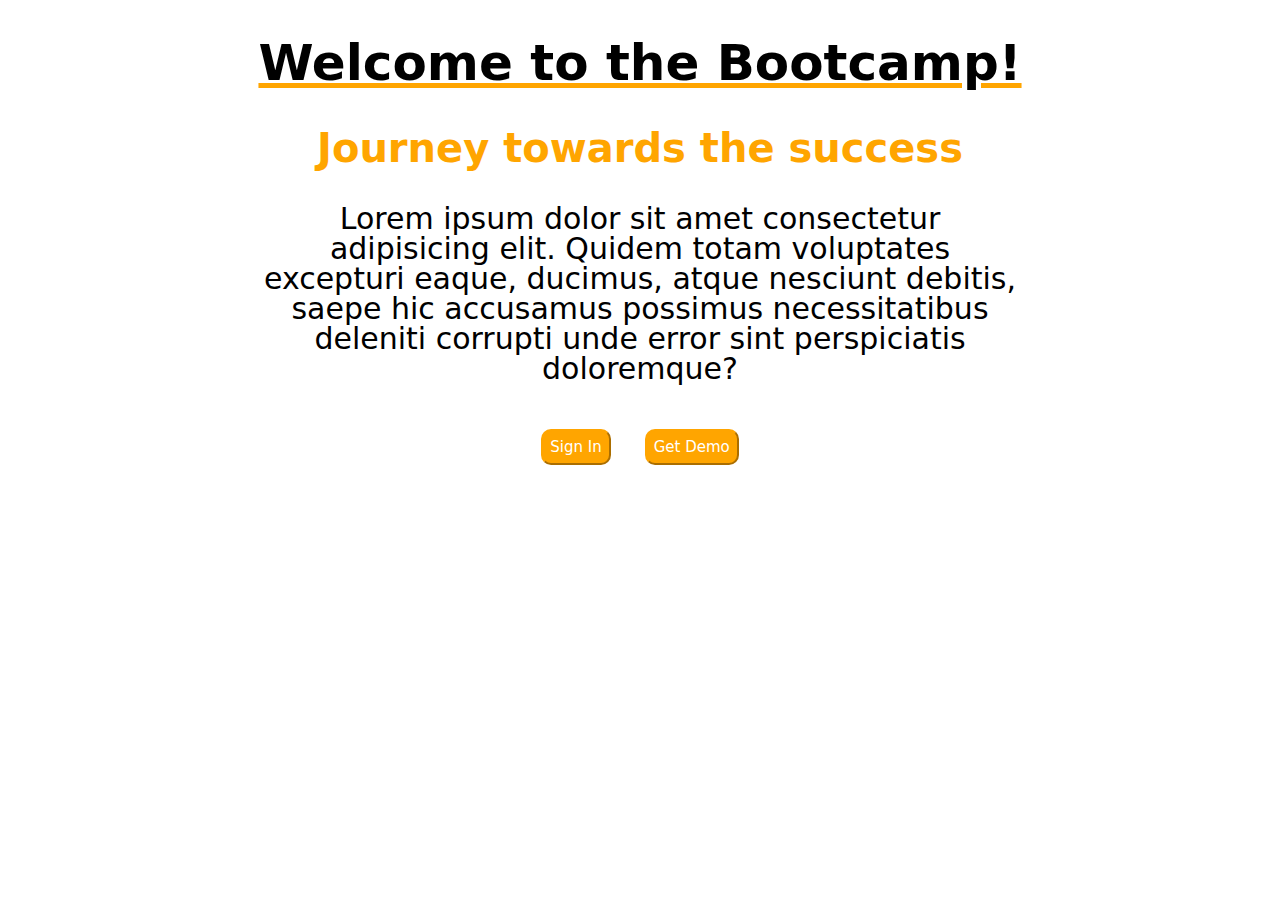
<file: 02-CSS/01/index.html>
<!DOCTYPE html>
<html lang="en">
<head>
    <meta charset="UTF-8">
    <meta name="viewport" content="width=device-width, initial-scale=1.0">
    <title>01</title>
    <link rel="stylesheet" href="style.css">
</head>
<body>
    <h1>Welcome to the Bootcamp!</h1>
    <h2>Journey towards the success</h2>
    <p>Lorem ipsum dolor sit amet consectetur adipisicing elit. Quidem totam voluptates excepturi eaque, ducimus, atque nesciunt debitis, saepe hic accusamus possimus necessitatibus deleniti corrupti unde error sint perspiciatis doloremque?</p>

    <center>
        <button>Sign In</button>
        <button>Get Demo</button>
    </center>
</body>
</html>
</file>
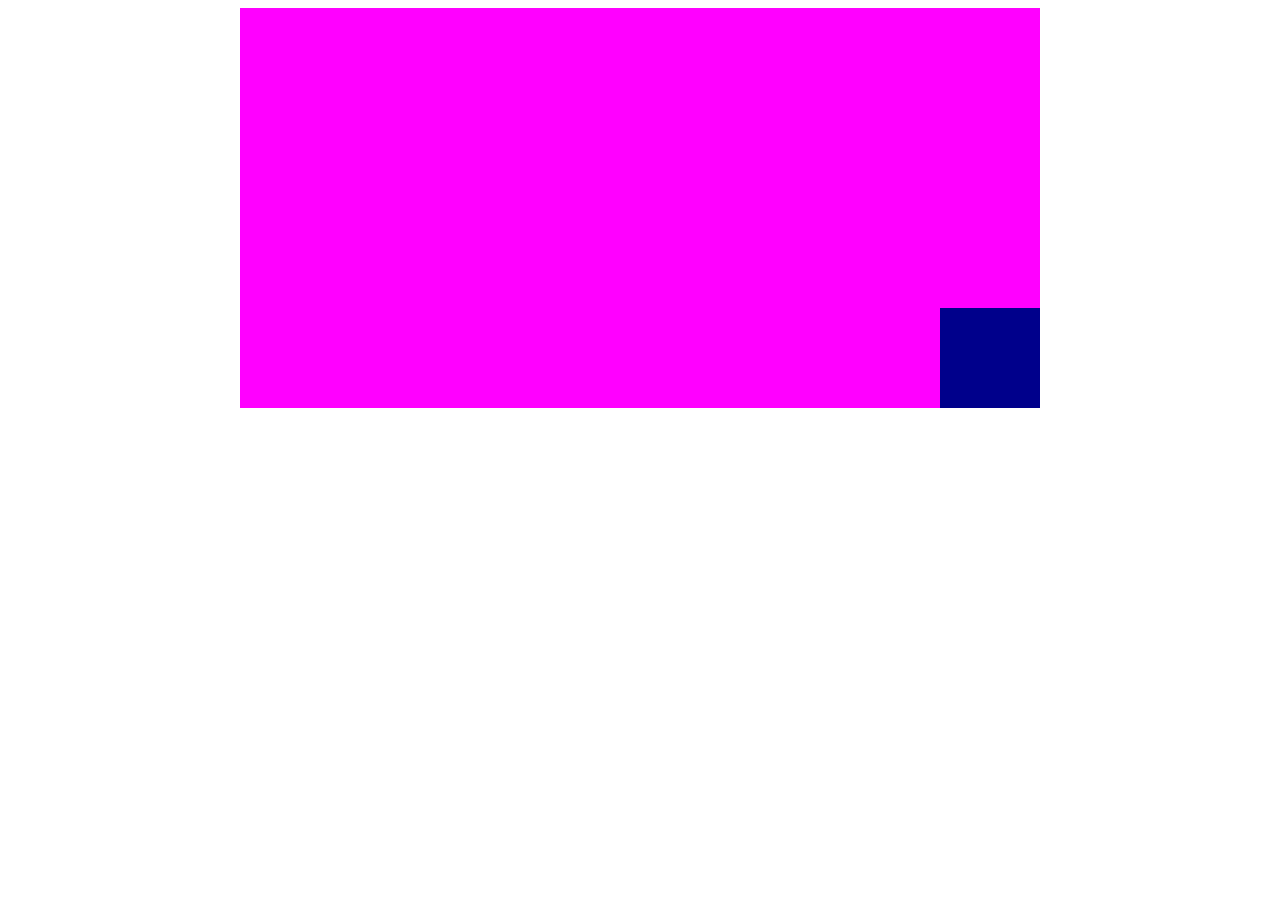
<file: 02-CSS/04/index.html>
<!DOCTYPE html>
<html lang="en">
<head>
    <meta charset="UTF-8">
    <meta name="viewport" content="width=device-width, initial-scale=1.0">
    <title>Document</title>
    <link rel="stylesheet" href="style.css">
</head>
<body>
    <div class="magneta">
        <div class="white"></div>
    </div> 
</body>
</html>
</file>
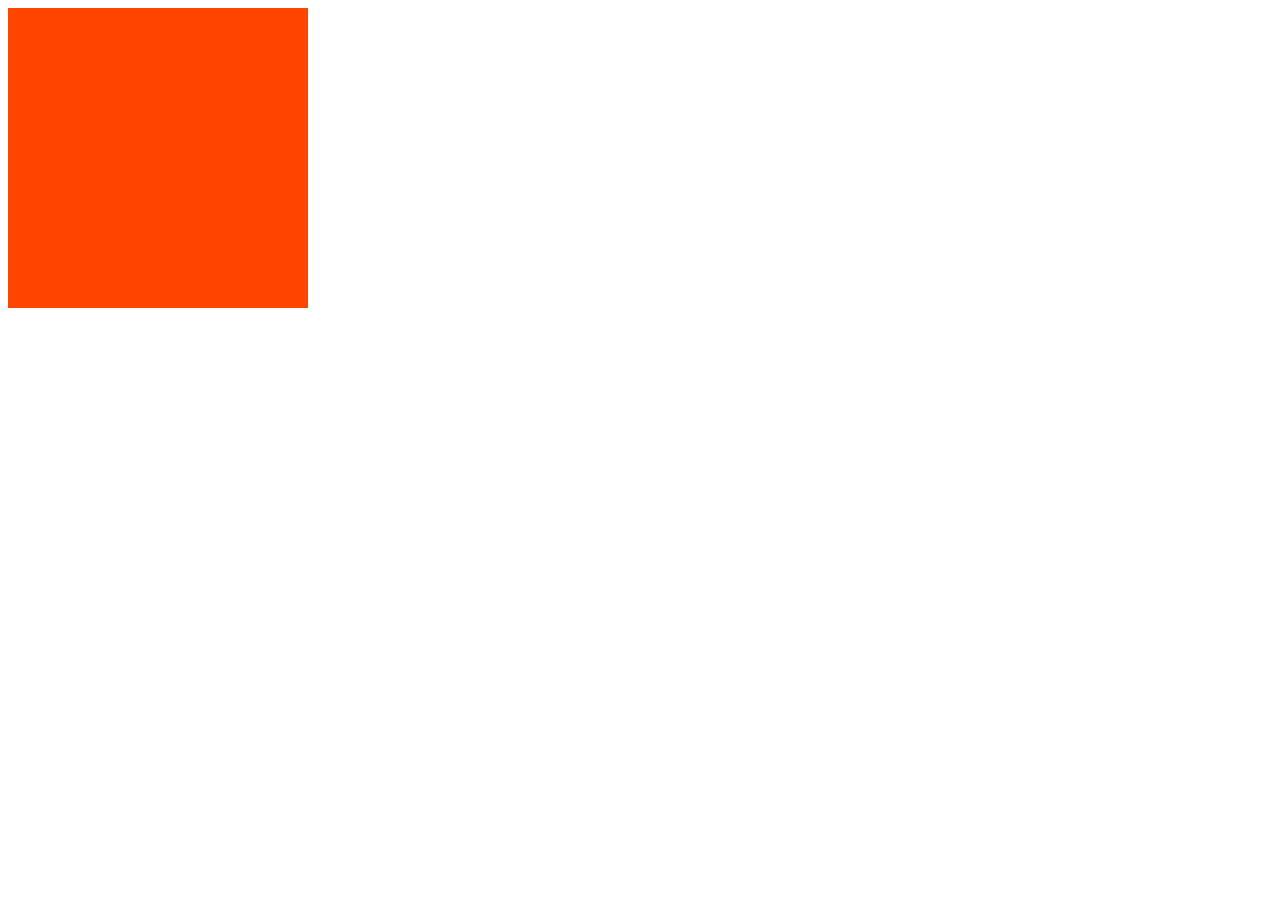
<file: 02-CSS/media-queries/index.html>
<!DOCTYPE html>
<html lang="en">
<head>
    <meta charset="UTF-8">
    <meta name="viewport" content="width=device-width, initial-scale=1.0">
    <title>Document</title>
    <link rel="stylesheet" href="style.css">
</head>
<body>
    <!-- <div class="parent">
        <h1 class="title">Enjoy big movies, hit movies and more at 149.</h1>
        <h3>Watch many times, cancel anytime.</h3>
        <p>Lorem ipsum dolor sit amet consectetur adipisicing elit. Exercitationem, consequatur?</p>
    </div> -->

    <div class="root">
    </div>
</body>
</html>
</file>
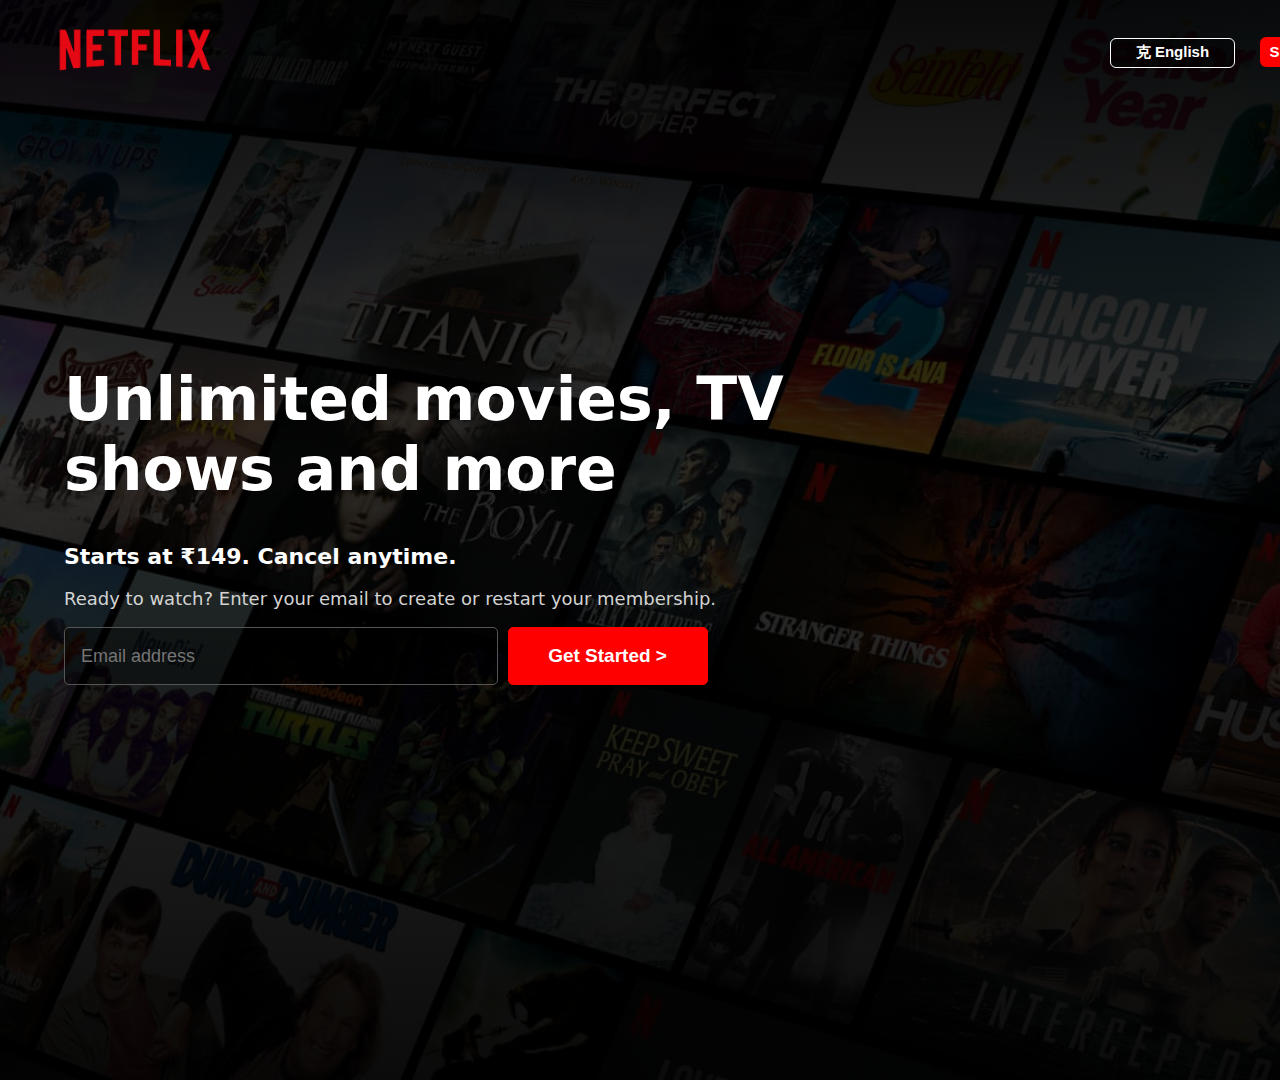
<file: 02-CSS/netflix-clone/index.html>
<!DOCTYPE html>
<html lang="en">
<head>
    <meta charset="UTF-8">
    <meta name="viewport" content="width=device-width, initial-scale=1.0">
    <title>Netflix</title>
    <link rel="stylesheet" href="style.css">
</head>
<body>
    <div class="bg">
        <img class="bg-img" src="img/bg.jpg" alt="">
        <div class="shade"></div>
        <nav class="navbar">
            <div class="left">
                <a href=""><img src="img/Netflix_Logo_RGB.png" alt="" class="logo"></a>
            </div>
            <div class="right">
                <a href=""><button class="language btn">克 English </button></a>
                <a href=""><button class="sign-in btn">Sign-In</button></a>
            </div>
        </nav>
        <div class="content">
            <h1 class="title">Unlimited movies, TV <br> shows and more</h1>
            <h2 class="sub-title">Starts at ₹149. Cancel anytime.</h2>
            <p class="para">Ready to watch? Enter your email to create or restart your membership.</p>
            <input type="email" placeholder="Email address">
            <a href=""><button class="get-started">Get Started > </button></a>

        </div>
    </div>
    
</body>
</html>
</file>
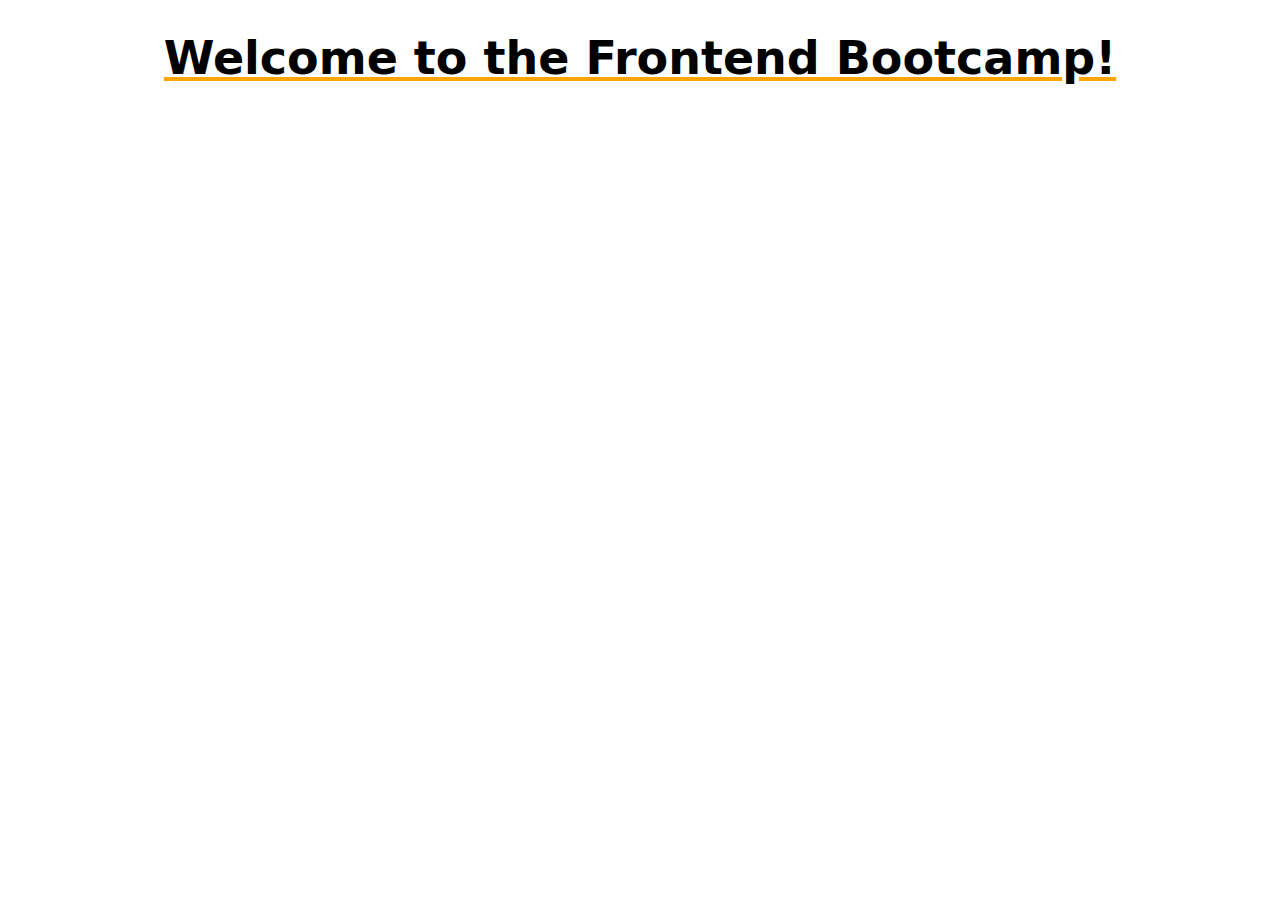
<file: 02-CSS/pseudo-elements/index.html>
<!DOCTYPE html>
<html lang="en">
<head>
    <meta charset="UTF-8">
    <meta name="viewport" content="width=device-width, initial-scale=1.0">
    <title>Document</title>
    <link rel="stylesheet" href="style.css">
</head>
<body>
    <!-- <div class="red"></div>
    <div class="blue"></div> -->

    <h1 class="title">Welcome to the Frontend Bootcamp!</h1>
</body>
</html>
</file>
<file: 02-CSS/01/style.css>
h1 {
    font-family: system-ui, -apple-system, BlinkMacSystemFont, 'Segoe UI', Roboto, Oxygen, Ubuntu, Cantarell, 'Open Sans', 'Helvetica Neue', sans-serif;
    font-size: 50px;
    text-align: center;   
    text-decoration: underline orange;

}

h2 {
    font-family: system-ui, -apple-system, BlinkMacSystemFont, 'Segoe UI', Roboto, Oxygen, Ubuntu, Cantarell, 'Open Sans', 'Helvetica Neue', sans-serif;
    font-size: 40px;
    color: orange;
    text-align: center;
}

p {
    font-family: system-ui, -apple-system, BlinkMacSystemFont, 'Segoe UI', Roboto, Oxygen, Ubuntu, Cantarell, 'Open Sans', 'Helvetica Neue', sans-serif;
    font-size: 30px;
    text-align: center;
    line-height: 30px;
    padding: 0px 250px 0px 250px;
}

button {
    font-family: system-ui, -apple-system, BlinkMacSystemFont, 'Segoe UI', Roboto, Oxygen, Ubuntu, Cantarell, 'Open Sans', 'Helvetica Neue', sans-serif;
    font-size: 15px;
    padding: 7px;
    margin: 15px;
    border-color: orange;
    border-style: 1px solid orange;
    border-radius: 10px;
    background-color: orange;
    color: white;
}

button:hover {
    background-color: yellow;
    color: black;
}
</file>
<file: 02-CSS/04/style.css>
/* 
1. static => default
2. fixed =>
3. sticky =>
4. absolute =>
5. relative =>
*/

body {
    font-family: system-ui, -apple-system, BlinkMacSystemFont, 'Segoe UI', Roboto, Oxygen, Ubuntu, Cantarell, 'Open Sans', 'Helvetica Neue', sans-serif;
}
.card {
    width: 300px;
    margin: 10px auto;
    padding: 8px;
    border: 1px solid lightgrey;
    border-radius: 14px;
}

.card-img {
    /* position: relative; */
    width: 100%;
    padding: 8px;
    border-radius: 12px;
    box-sizing: border-box;
}

.help {
    position: fixed;
    right: 30px;
    top: 20px;
    background-color: magenta;
    padding: 14px 30px;
    border-radius: 40px;
    font-size: 16px;
    color: white;
    border: none;
}

.discount {
    position: sticky;
    bottom: 0;
    background-color: rgb(255, 130, 130);
    color: white;
    width: 300px;
    border-radius: 14px;
    padding: 6px;
    margin: 1px auto;
    text-align: center;
}

.title {
    font-size: 16px;
    margin: 3px 0;
}

.desc {
    font-size: 12px;
    margin: 0 0 10px 0;
}

/* flex */

.flex {
    width: 1000px;
    display: flex;
    flex-direction: row;
    gap: 30px;    
    padding-top: 8px;
    margin: auto;
}

.main{
    width: 500px;
    padding: 8px;
    border: 1px solid lightgray;
    border-radius: 14px;
}

.sidebar {
    position: sticky;
    top: 0;
    width: 500px;
    padding: 8px;
    margin: 150px 0;
    border: 1px solid lightgray;
    border-radius: 14px;
    align-self: flex-start;
}

.magneta {
    position: relative;
    background-color: magenta;
    height: 400px;
    width: 800px;
    margin: auto;
}

.white {
    position: absolute;
    bottom: 0;
    right: 0;
    background-color: darkblue;
    height: 100px;
    width: 100px;
}
</file>
<file: 02-CSS/media-queries/style.css>
/* 
Units
px
vh, vw
vmim, vmax
em, rem
 */

/* media queries */

body {
    font-family: system-ui, -apple-system, BlinkMacSystemFont, 'Segoe UI', Roboto, Oxygen, Ubuntu, Cantarell, 'Open Sans', 'Helvetica Neue', sans-serif;
}

/* view height */
/* view width */

.parent {
    font-size: 32px;
}

h1 {
    font-size: 1em;
}


h3 {
    font-size: 0.700em;
}

p {
    font-size: 0.5em;
}

@media(max-width:600px) {
    .root {
        height: 300px;
        width: 300px;
        background-color: blue;
    }
}

@media(min-width:600px) {
    .root {
        height: 300px;
        width: 300px;
        background-color: orangered;
    }
}
</file>
<file: 02-CSS/netflix-clone/style.css>
body {
    margin: 0;
    font-family: system-ui, -apple-system, BlinkMacSystemFont, 'Segoe UI', Roboto, Oxygen, Ubuntu, Cantarell, 'Open Sans', 'Helvetica Neue', sans-serif;
}

.bg {
    height: 120vh;
    width: 100vw;
    position: relative;
}

.bg-img {
    width: 100%;
    height: 100%;
    object-fit: cover;
}

.shade {
    background-color: rgba(0, 0, 0, 0.589);
    background-image: linear-gradient(to top, rgba(0, 0, 0, 0.863) 0, rgba(0, 0, 0, 0.377) 60%, rgba(0, 0, 0, 0.866) 100%);
    position: absolute;
    top: 0;
    right: 0;
    bottom: 0;
    left: 0;
}

.content {
    position: absolute;
    bottom: 400px;
    color: white;
    font-size: 30px;
    top: 30%;
    left: 5%;
}

.title {
    font-size: 60px;
    font-weight: 800;
}

.sub-title {
    font-size: 22px;
}

.para {
    font-size: 18px;
    color: lightgray;
}

input {
    width: 400px;
    height: 40px;
    border: 1px solid rgb(85, 85, 85);
    background-color: rgba(0, 0, 0, 0.397);
    color: white;
    border-radius: 5px;
    padding: 8px 16px;
    font-size: 18px;
}


.get-started {
    width: 200px;
    height: 58px;
    background-color: red;
    color: white;
    font-size: 19px;
    font-weight: 700;
    border: 1px solid red;
    border-radius: 5px;
}

.logo {
    height: 80px;
}

.navbar {
    width: 1300px;
    position: absolute;
    top: 0px;
    margin: 10px 40px;
    display: flex;
    justify-content: space-between;
    align-items: center;
}

.btn {
   height: 35px;
   margin: 30px 20px;
   width: 100px;
   border-radius: 6px;
   font-weight: bold;
}

.language {
    width: 125px;
    height: 30px;
    border: 1px solid white;
    background-color: rgba(0, 0, 0, 0.39);
    color: white;
    font-size: 15px;
    margin: 0 10px;
}

.sign-in {
    width: 70px;
    height: 30px;
    border: 1px solid rgba(0,0,0,0);
    background-color: red;
    color: white;
    font-size: 15px;
    margin: 0 10px;
}
</file>
<file: 02-CSS/pseudo-elements/style.css>
body {
    font-family: system-ui, -apple-system, BlinkMacSystemFont, 'Segoe UI', Roboto, Oxygen, Ubuntu, Cantarell, 'Open Sans', 'Helvetica Neue', sans-serif;
}

.red {
    width: 120px;
    height: 120px;
    background-color: red;
    position: absolute;
    top: 0;
    z-index: 1;
}

.blue {
    width: 150px;
    height: 150px;
    background-color: blue;
    position: absolute;
    top: 0;
}

.title {
    font-size: 46px;
    text-align: center;
    text-decoration: underline orange;
}

/* pseudo element :: */

/* .title::first-letter {
    font-size: 56px;
    color: blueviolet;
} */

/* .title::first-line {
    color: blueviolet;
} */

.title::selection {
    background-color: black;
    color: white;
}
</file>
